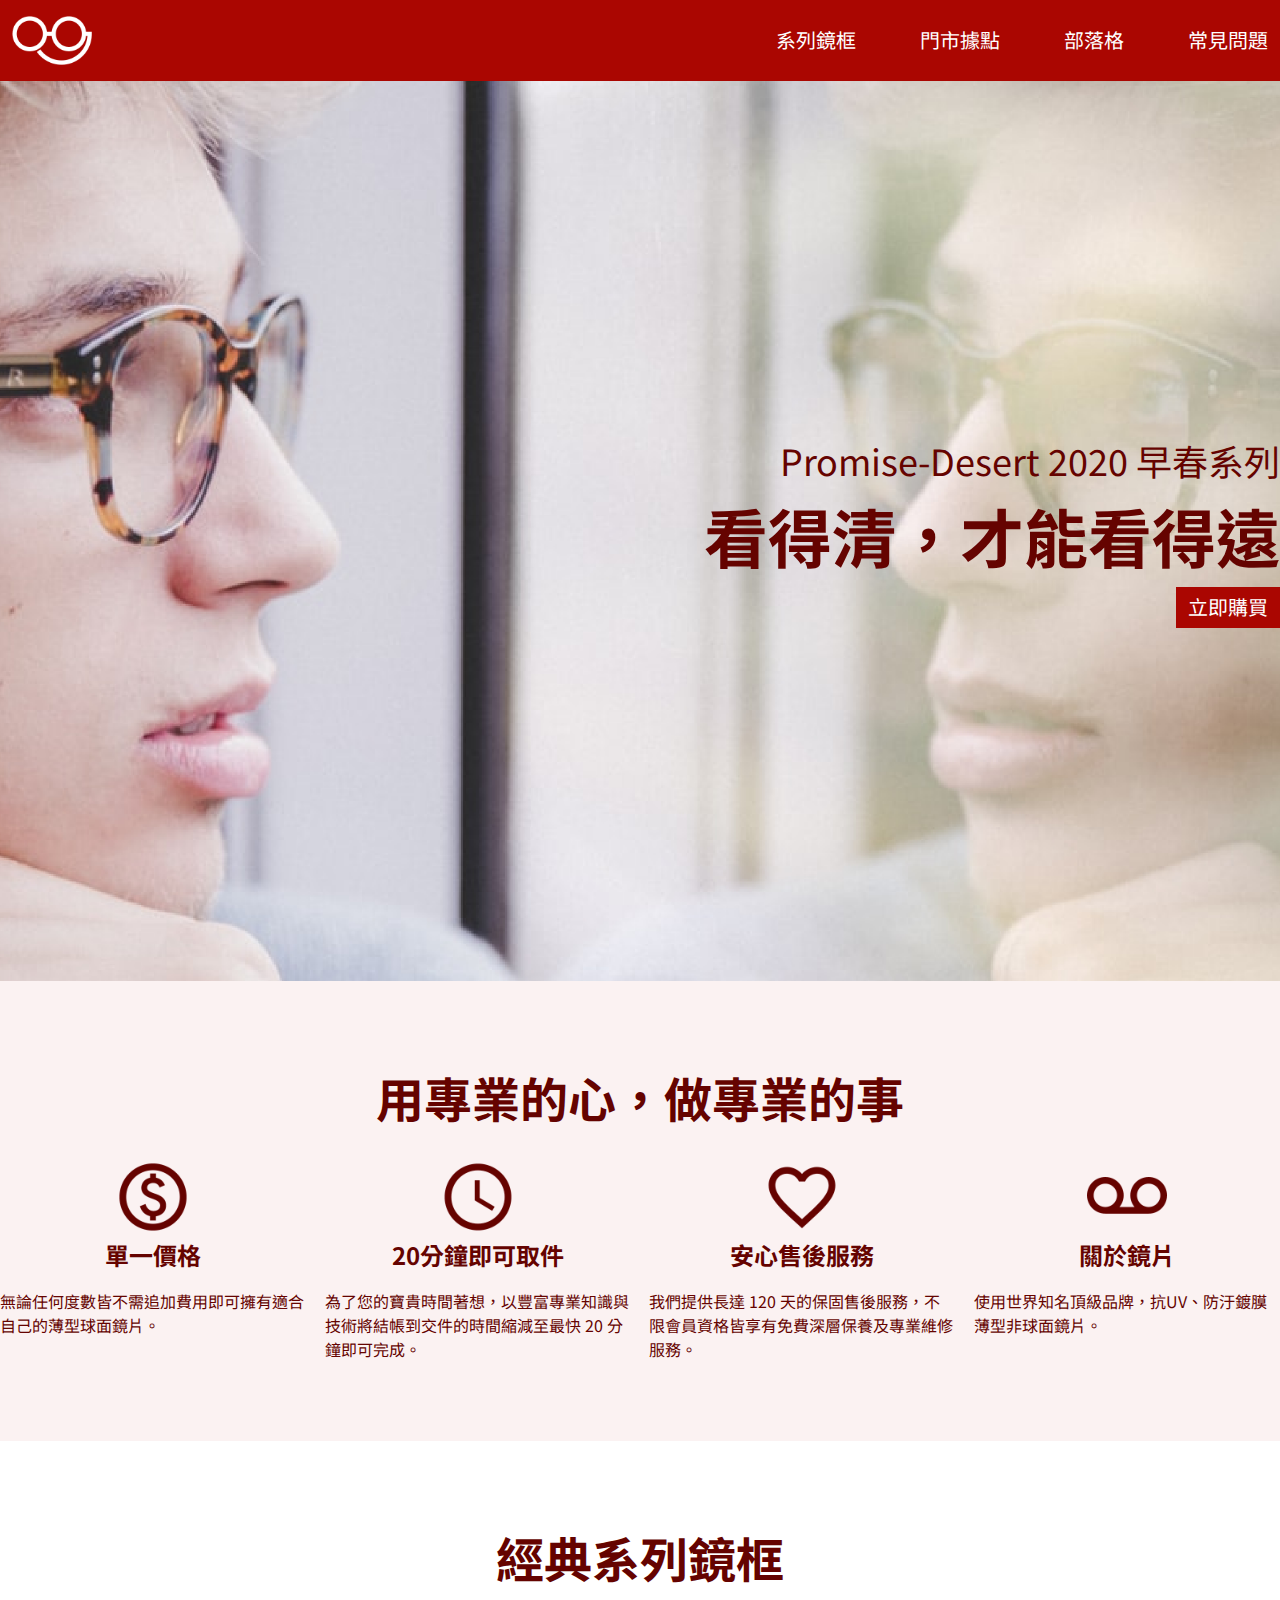
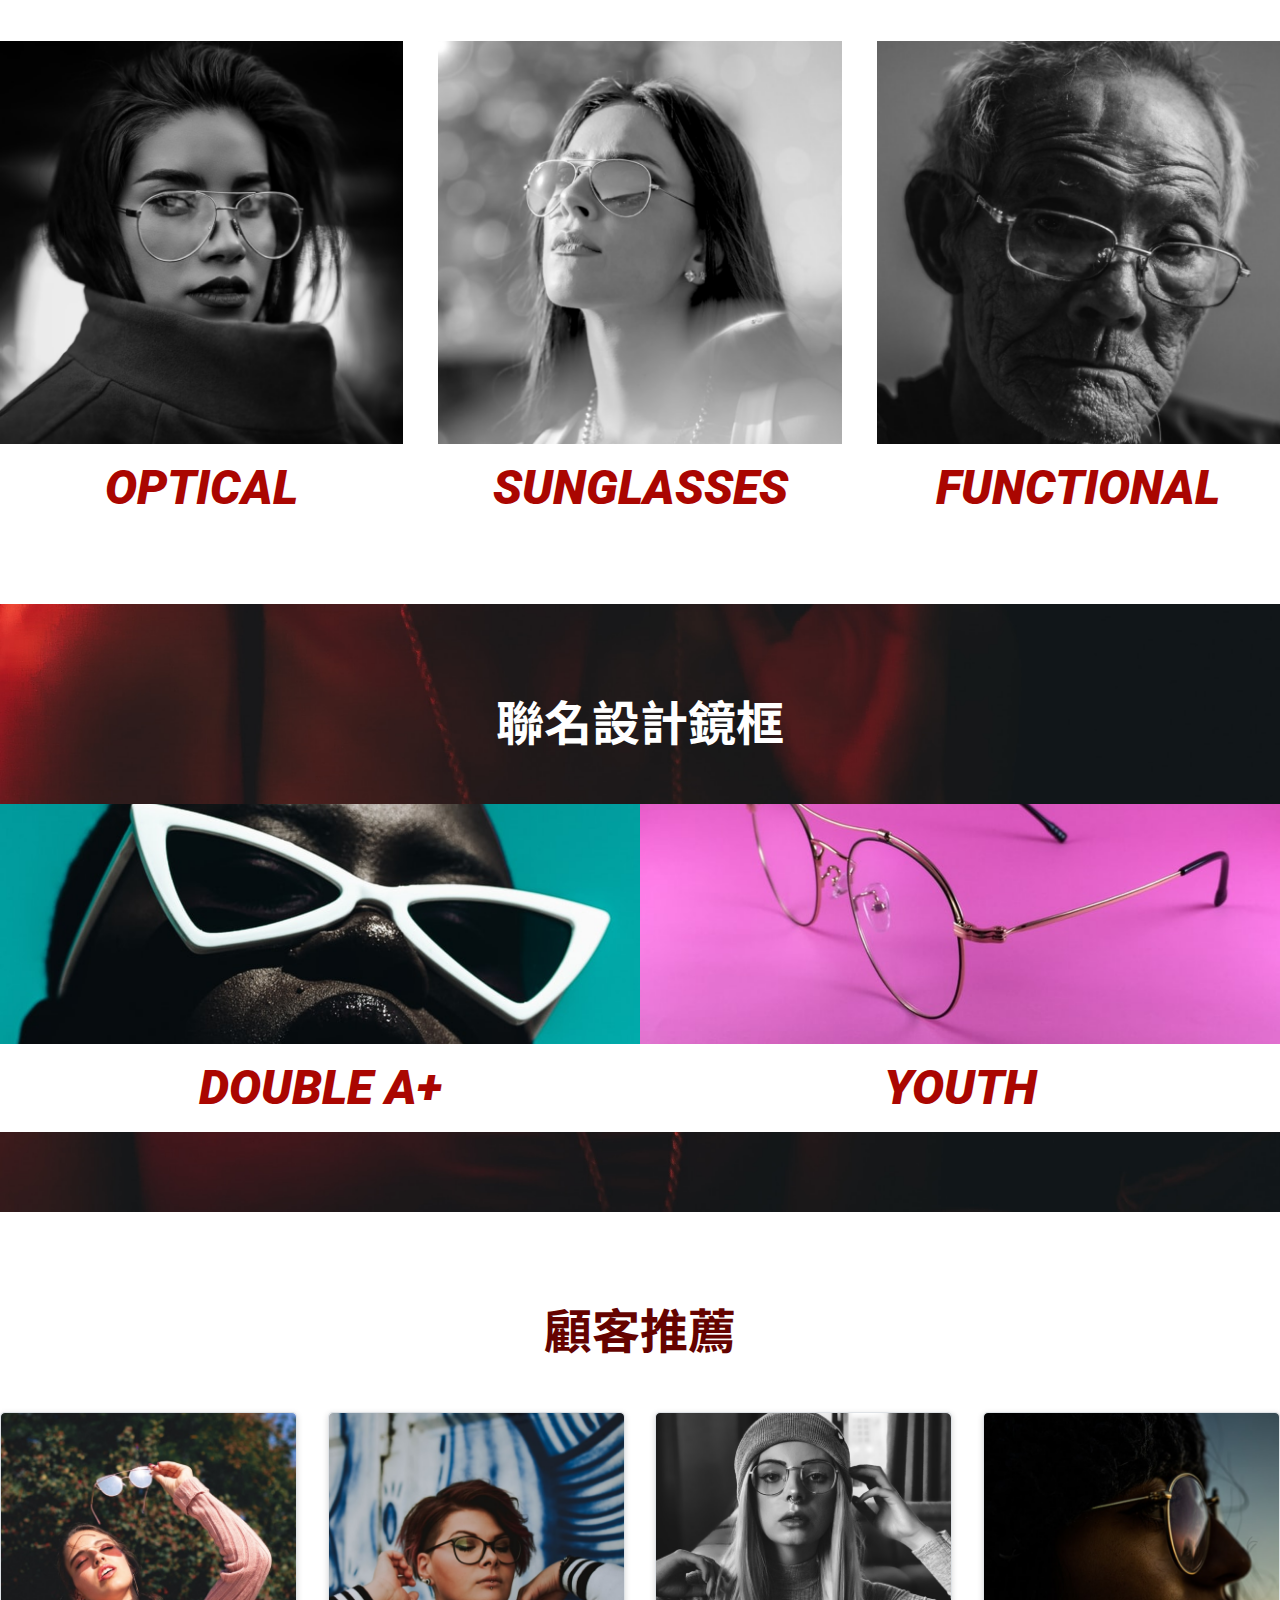
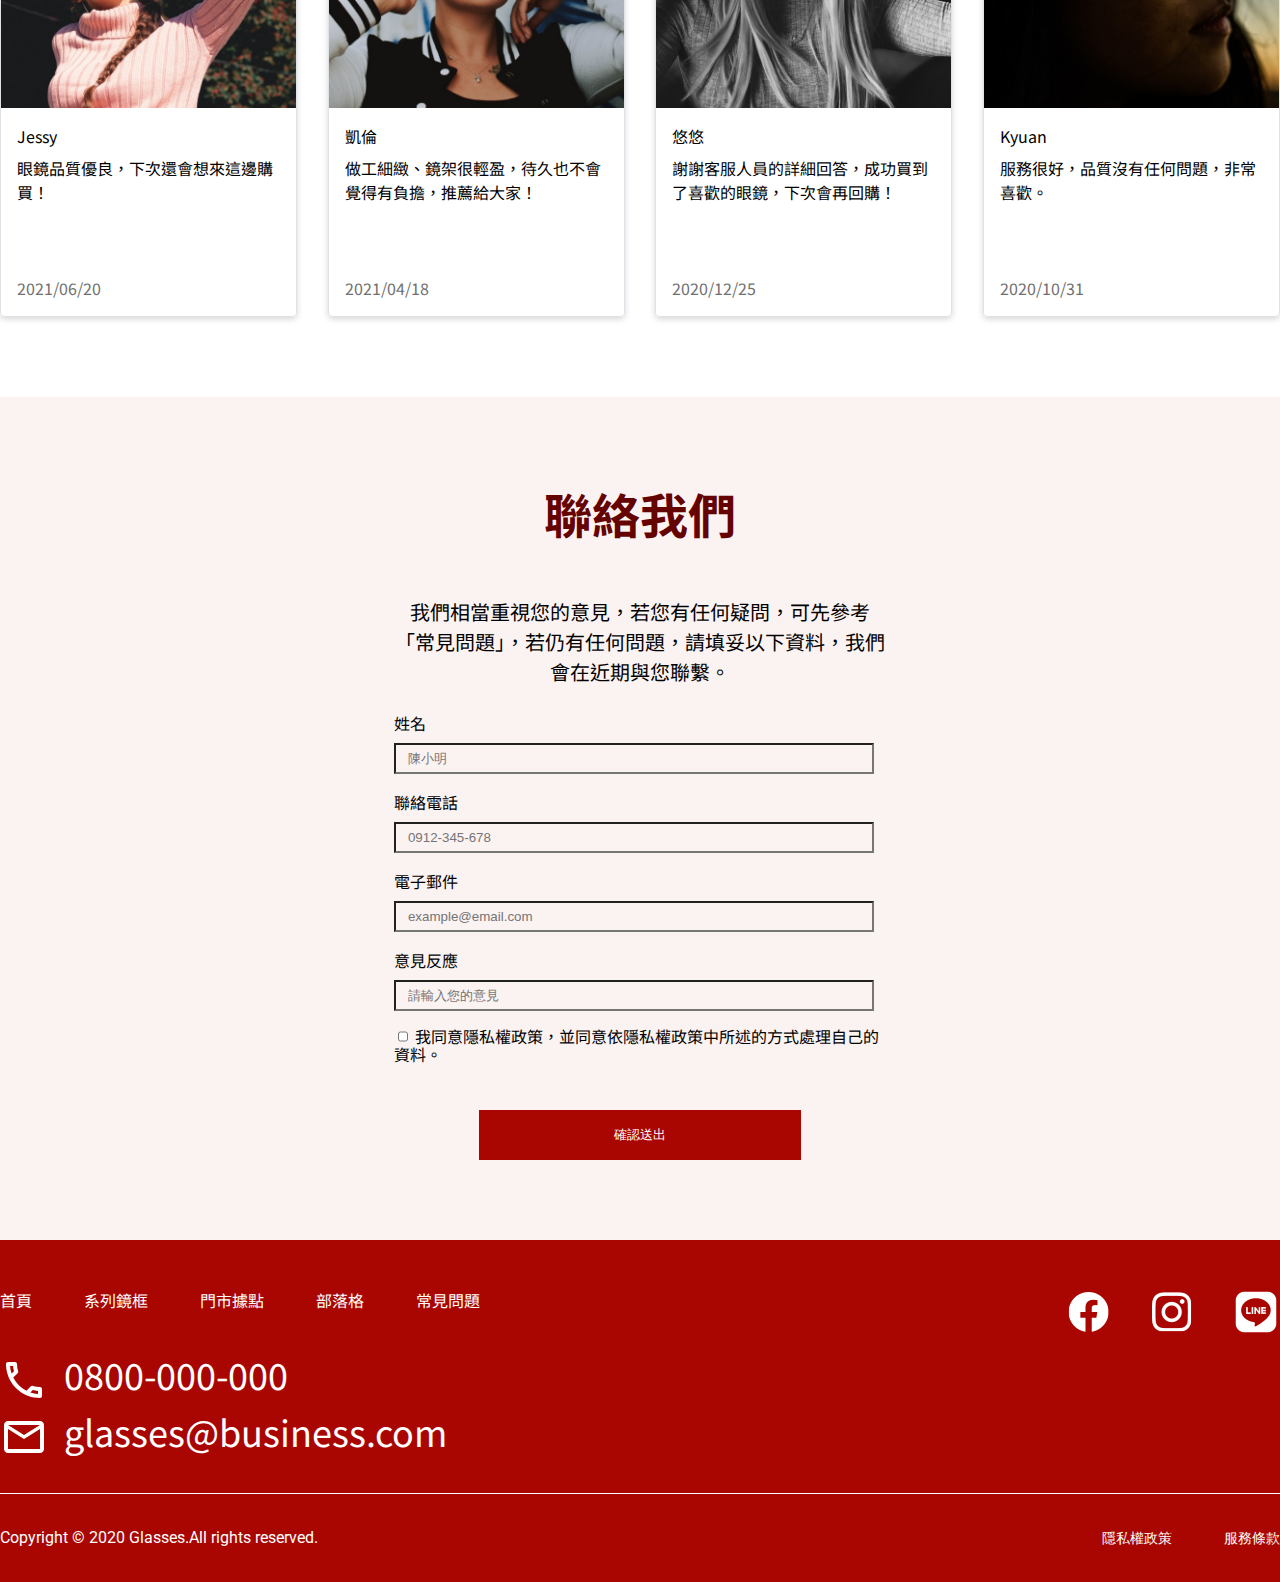
<file: index.html>
<!DOCTYPE html>
<html lang="en">

<head>
  <meta charset="UTF-8">
  <meta name="viewport" content="width=device-width, initial-scale=1.0">
  <meta http-equiv="X-UA-Compatible" content="ie=edge">
  <title>首頁</title>
  <link rel="preconnect" href="https://fonts.googleapis.com">
<link rel="preconnect" href="https://fonts.gstatic.com" crossorigin>
<link href="https://fonts.googleapis.com/css2?family=Noto+Sans+TC:wght@400;500;700&family=Roboto:wght@400;900&display=swap" rel="stylesheet">
  <link rel="stylesheet" href="./assets/style/all.css">
  
  
</head>

<body class="base">
  <header class="header text4 bgcolor">
    <div class="menu container mb-container">
   <div class="logo"><a href="./index.html"><img src="./assets/images/logo-white.png" alt="logo"></a></div>
    <ul>
    <li class="nav1"><a href="#">系列鏡框</a></li>
    <li class="nav1"><a href="./shop.html">門市據點</a></li>
    <li class="nav1"><a href="#">部落格</a></li>
    <li class="nav2"><a href="#">常見問題</a></li>
    </ul>
</div>
  </header>

  
<div class="section1">
<div class="title container mbcontainer2 secondary">
  <p>Promise-Desert 2020 早春系列</p>
  <h1 class="fwbold">看得清，才能看得遠</h1>
  <a class="btn bgcolor text4" href="http://">立即購買</a>
</div>
</div>
<div class="section2 secondary p80">
  <h2 class="text2 fwbold mb24">用專業的心，做專業的事</h2>
  <div class="service container mbcontainer2">
    <div class="item">
  <img src="./assets/images/home/home-section2-1.png" alt="">
  <h3 class="text3 fwbold mb16">單一價格</h3>
  <p class="text5">無論任何度數皆不需追加費用即可擁有適合自己的薄型球面鏡片。</p>
    </div>
    <div class="item">
  <img src="./assets/images/home/home-section2-2.png" alt="">
  <h3 class="text3 fwbold mb16">20分鐘即可取件</h3>
  <p class="text5">為了您的寶貴時間著想，以豐富專業知識與技術將結帳到交件的時間縮減至最快 20 分鐘即可完成。</p>
  </div>
  <div class="item">
  <img src="./assets/images/home/home-section2-3.png" alt="">
  <h3 class="text3 fwbold mb16">安心售後服務</h3>
  <p class="text5">我們提供長達 120 天的保固售後服務，不限會員資格皆享有免費深層保養及專業維修服務。</p>
  </div>
  <div class="item">
  <img src="./assets/images/home/home-sectioin2-4.png" alt="">
  <h3 class="text3 fwbold mb16">關於鏡片</h3>
  <p class="text5">使用世界知名頂級品牌，抗UV、防汙鍍膜薄型非球面鏡片。</p>
</div>
  </div>
</div>
<div class="section3 p80 secondary container  mbcontainer2">
  <h2 class="text2 fwbold mb48">經典系列鏡框</h2>
<div class="classic">
  <div class="item2 mt24">
    <img src="./assets/images/home/home-section3-1.png" alt="">
    <h3 class="text2 entext fsitalic">OPTICAL</h3>
  </div>
  <div class="item2 mt24">
    <img src="./assets/images/home/home-section3-2.png" alt="">
    <h3 class="text2 entext fsitalic">SUNGLASSES</h3>
  </div>
  <div class="item2 mt24">
    <img src="./assets/images/home/home-section3-3.png" alt="">
    <h3 class="text2 entext fsitalic">FUNCTIONAL</h3>
  </div>
</div>
</div>
<div class="section4 p80">
  <h2 class="text2 fwbold mb48">聯名設計鏡框</h2>
<div class="designer container  mbcontainer2">
  <div class="item3 mt24">
    <div class="pic1">DOUBLE A+</div>
    <h3 class="text2 entext fsitalic">DOUBLE A+</h3>
  </div>
  <div class="item3 mt24">
    <div class="pic2">YOUTH</div>
    <h3 class="text2 entext fsitalic">YOUTH</h3>
  </div>
</div>
  </div>
  <div class="section5 p80 secondary container  mbcontainer2">
    <h2 class="text2 fwbold mb48">顧客推薦</h2>
    <div class="command">
    <div class="item4 text5 mt24">
      <img src="./assets/images/home/home-section5-1.png" alt="">
      <div>
        <h4 >Jessy</h4>
        <p class="mb72">眼鏡品質優良，下次還會想來這邊購買！</p>
        <p class="date">2021/06/20</p>
      </div>

    </div>
    <div class="item4 text5 mt24">
      <img src="./assets/images/home/home-section5-2.png" alt="">
      <div>
        <h4 >凱倫</h4>
        <p class="mb72">做工細緻、鏡架很輕盈，待久也不會覺得有負擔，推薦給大家！</p>
        <p class="date">2021/04/18</p>
      </div>
    </div>
    <div class="item4 text5 mt24">
      <img src="./assets/images/home/home-section5-3.png" alt="">
      <div>
        <h4 >悠悠</h4>
        <p class="mb72">謝謝客服人員的詳細回答，成功買到了喜歡的眼鏡，下次會再回購！</p>
        <p class="date">2020/12/25</p>
      </div>
    </div>
    <div class="item4 text5 mt24">
      <img src="./assets/images/home/home-section5-4.png" alt="">
      <div>
        <h4 >Kyuan</h4>
        <p class="mb72">服務很好，品質沒有任何問題，非常喜歡。</p>
        <p class="date">2020/10/31</p>
      </div>
    </div>
    </div>
  </div>
  <div class="section6 p80">
    <h2 class="text2 fwbold mb48 secondary">聯絡我們</h2>
    <div class="form container  mbcontainer2">
      <p class="text4">我們相當重視您的意見，若您有任何疑問，可先參考「常見問題」，若仍有任何問題，請填妥以下資料，我們會在近期與您聯繫。</p>
      <form action="index.html" method="get">
        <ul>
          <li>
            <h4 class="text5">姓名</h4>
            <input placeholder="陳小明" type="text">
          </li>
          <li>       
             <h4 class="text5">聯絡電話</h4>
            <input placeholder="0912-345-678" type="text">
          </li>
        <li>
          <h4 class="text5">電子郵件</h4>
          <input placeholder="example@email.com" type="text">
        </li>
        <li>
          <h4 class="text5">意見反應</h4>
          <input placeholder="請輸入您的意見" type="text">
        </li>
        <li>
          <input type="checkbox" name="my-checkbox" id="opt-in">
          <label for="opt-in">我同意隱私權政策，並同意依隱私權政策中所述的方式處理自己的資料。</label>
        </li>
      </ul>
      </form>

      <input type="button" value="確認送出" class="button">
    </div>

  </div>

  <footer class="footer bgcolor">
  <div class="info  container mbcontainer2 ">
    <div class="sidel">
      <div class="footermenu text5">
        <ul >
        <li class="mr48"><a href="http://">首頁</a></li>
        <li class="mr48"><a href="http://">系列鏡框</a></li>
        <li class="mr48"><a href="http://">門市據點</a></li>
        <li class="mr48"><a href="http://">部落格</a></li>
        <li><a href="http://">常見問題</a></li>
      </ul>
      </div>
      <div class="contact"><ul>
        <li><img src="./assets/images/phone_white_24dp.svg" alt="phone"><a href="tel:+0800000000">0800-000-000</a></li>
        <li><img src="./assets/images/email_white_24dp.svg" alt="mail"><a href="mailto:glasses@business.com">glasses@business.com</a></li>
      </ul></div>
      
    </div>
    <div class="sider">
      <ul>
        <li class="mr32"><a href="http://"><img src="./assets/images/ic-social-fb.png" alt="facebook"></a></li>
        <li class="mr32"><a href="http://"><img src="./assets/images/ic_social_ig.png" alt="instagram"></a></li>
        <li ><a href="http://"><img src="./assets/images/ic_social_line.png" alt="line"></a></li>
      </ul>
    </div>
  </div>
  <div class="btbar container mbcontainer2">
    <p class="text5">Copyright © 2020 Glasses.All rights reserved.</p>
    <ul>
    <li></li>
    <li class="mr48"><a href="http://">隱私權政策</a></li>
    <li><a href="http://">服務條款</a></li>
  </ul>
  </div>
  </footer>
  <script src="./assets/js/vendors.js"></script>
  <script src="./assets/js/all.js"></script>
</body>

</html>
</file>
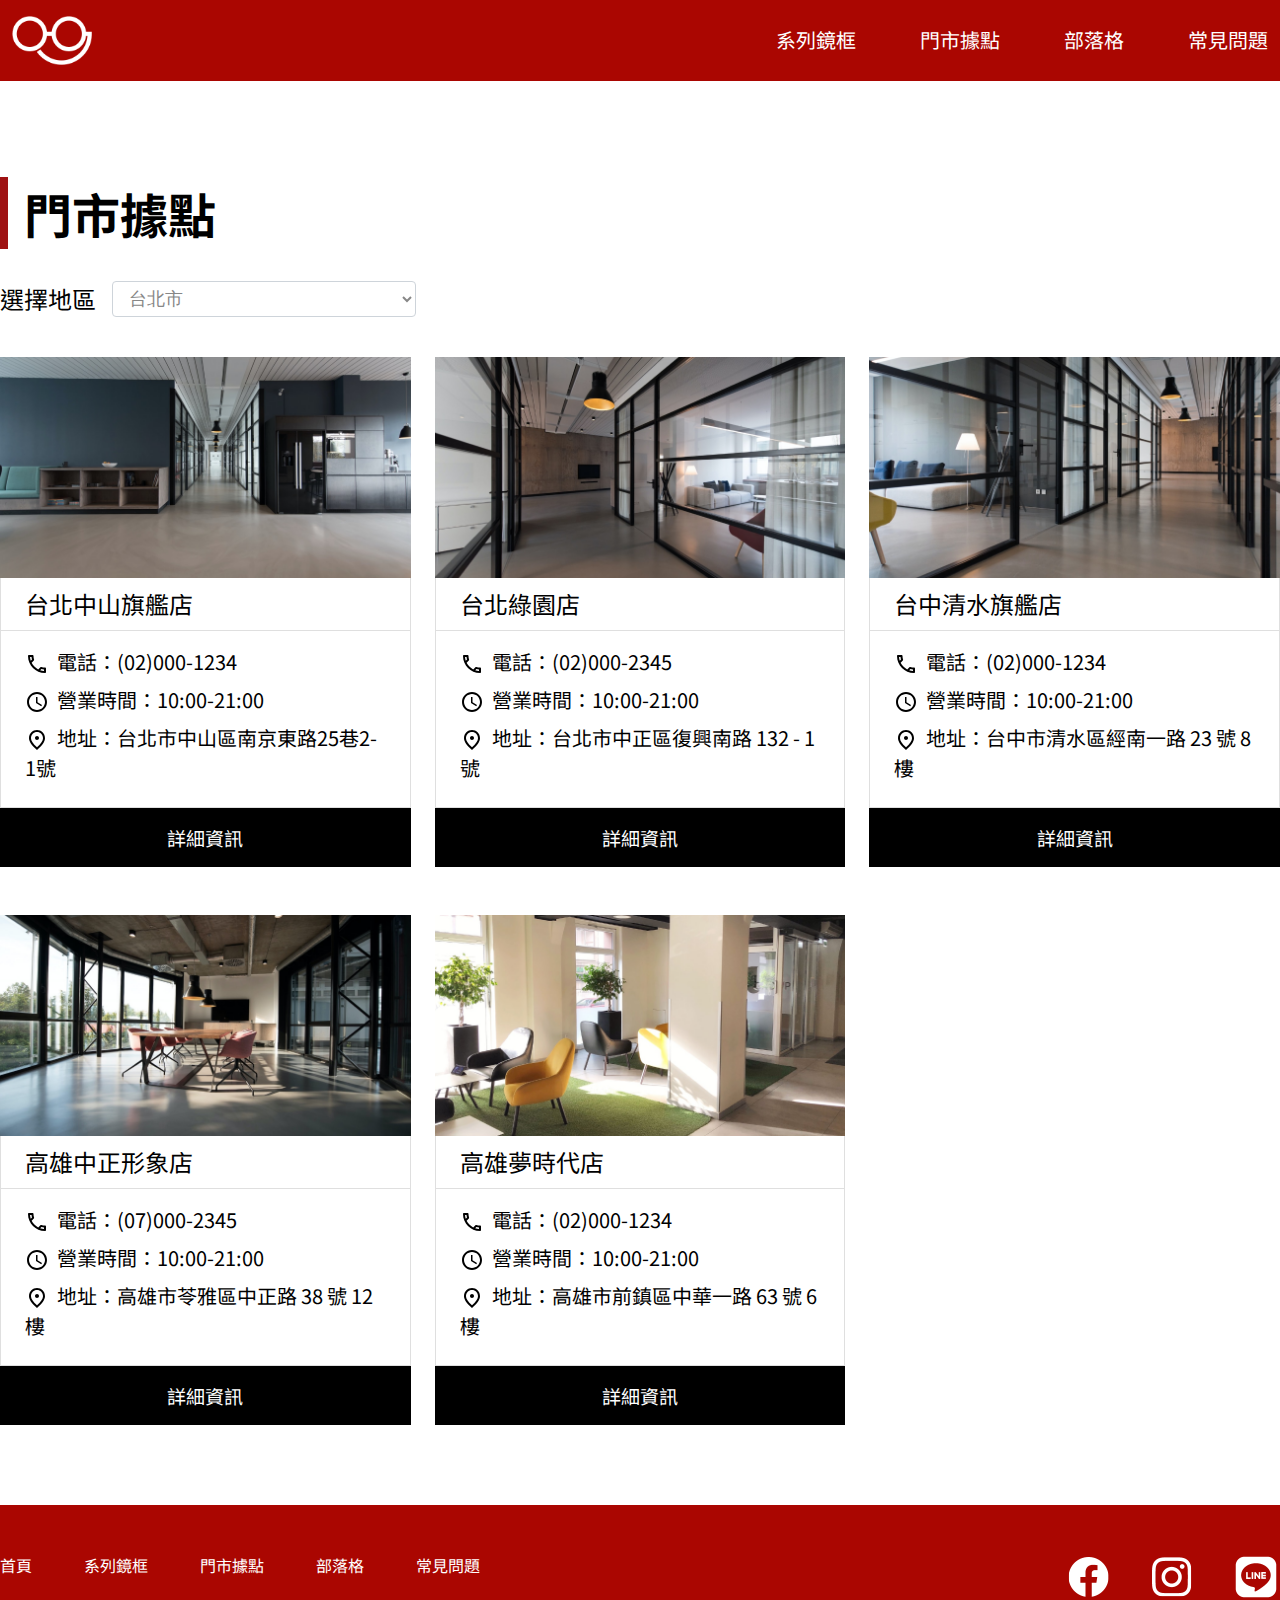
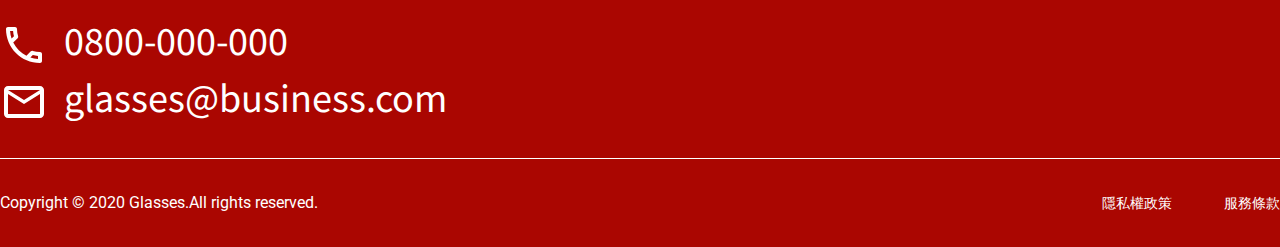
<file: shop.html>
<!DOCTYPE html>
<html lang="en">

<head>
  <meta charset="UTF-8">
  <meta name="viewport" content="width=device-width, initial-scale=1.0">
  <meta http-equiv="X-UA-Compatible" content="ie=edge">
  <title>門市據點</title>
  <link rel="preconnect" href="https://fonts.googleapis.com">
<link rel="preconnect" href="https://fonts.gstatic.com" crossorigin>
<link href="https://fonts.googleapis.com/css2?family=Noto+Sans+TC:wght@400;500;700&family=Roboto:wght@400;900&display=swap" rel="stylesheet">
  <link rel="stylesheet" href="./assets/style/all.css">
  
  
</head>

<body class="base">
  <header class="header text4 bgcolor">
    <div class="menu container mb-container">
   <div class="logo"><a href="./index.html"><img src="./assets/images/logo-white.png" alt="logo"></a></div>
    <ul>
    <li class="nav1"><a href="#">系列鏡框</a></li>
    <li class="nav1"><a href="./shop.html">門市據點</a></li>
    <li class="nav1"><a href="#">部落格</a></li>
    <li class="nav2"><a href="#">常見問題</a></li>
    </ul>
</div>
  </header>

  <div class="store  container mbcontainer2">
    <h1 class="text2 fwbold">門市據點</h1>
    <div class="dropmenu">
     <p class="text3">選擇地區  </p>  
        <select id="city" name="city" >
          <option value="city">台北市</option>
          <option value="city">台北市</option>
          <option value="city">台北市</option>
        </select>
     </div>

    <div class="spotlist mb80">
        <div class="card">
            <img src="./assets/images/store/store-1.png" alt="">
            <h2 class="text3">台北中山旗艦店</h2>
                <ul class="text4">
                    <li ><img src="./assets/images/store/phone_black_24dp.svg" alt="營業時間">電話：(02)000-1234</li>
                    <li ><img src="./assets/images/store/schedule_black_24dp.svg" alt="營業時間">營業時間：10:00-21:00</li>
                    <li ><img src="./assets/images/store/place_black_24dp.svg" alt="地址"><p>地址：台北市中山區南京東路25巷2-1號</p></li>
                </ul>
                <div class="detail"><a href="#">詳細資訊</a></div>
        </div>
        <div class="card">
            <img src="./assets/images/store/store-2.png" alt="">
            <h2 class="text3">台北綠園店</h2>
                <ul class="text4">
                    <li ><img src="./assets/images/store/phone_black_24dp.svg" alt="營業時間">電話：(02)000-2345</li>
                    <li ><img src="./assets/images/store/schedule_black_24dp.svg" alt="營業時間">營業時間：10:00-21:00</li>
                    <li ><img src="./assets/images/store/place_black_24dp.svg" alt="地址"><p>地址：台北市中正區復興南路 132 - 1 號</p></li>
                </ul>
            <div class="detail"><a href="#">詳細資訊</a></div>
        </div>
        <div class="card">
            <img src="./assets/images/store/store-3.png" alt="">
            <h2 class="text3">台中清水旗艦店</h2>
                <ul class="text4">
                    <li ><img src="./assets/images/store/phone_black_24dp.svg" alt="營業時間">電話：(02)000-1234</li>
                    <li ><img src="./assets/images/store/schedule_black_24dp.svg" alt="營業時間">營業時間：10:00-21:00</li>
                    <li ><img src="./assets/images/store/place_black_24dp.svg" alt="地址"><p>地址：台中市清水區經南一路 23 號 8 樓</li>
                </ul>
            <div class="detail"><a href="#">詳細資訊</a></div>
        </div>
        <div class="card">
            <img src="./assets/images/store/store-4.png" alt="">
            <h2 class="text3">高雄中正形象店</h2>
                <ul class="text4">
                    <li ><img src="./assets/images/store/phone_black_24dp.svg" alt="營業時間">電話：(07)000-2345</li>
                    <li ><img src="./assets/images/store/schedule_black_24dp.svg" alt="營業時間">營業時間：10:00-21:00</li>
                    <li ><img src="./assets/images/store/place_black_24dp.svg" alt="地址"><p>地址：高雄市苓雅區中正路 38 號 12 樓</p></li>
                </ul>
            <div class="detail"><a href="#">詳細資訊</a></div>
        </div>
        <div class="card">
            <img src="./assets/images/store/store-5.png" alt="">
            <h2 class="text3">高雄夢時代店</h2>
                <ul class="text4">
                    <li ><img src="./assets/images/store/phone_black_24dp.svg" alt="營業時間">電話：(02)000-1234</li>
                    <li ><img src="./assets/images/store/schedule_black_24dp.svg" alt="營業時間">營業時間：10:00-21:00</li>
                    <li ><img src="./assets/images/store/place_black_24dp.svg" alt="地址"><p>地址：高雄市前鎮區中華一路 63 號 6 樓</p></li>
                </ul>
            <div class="detail"><a href="#">詳細資訊</a></div>
        </div>
    </div>
</div>

  <footer class="footer bgcolor">
  <div class="info  container mbcontainer2 ">
    <div class="sidel">
      <div class="footermenu text5">
        <ul >
        <li class="mr48"><a href="http://">首頁</a></li>
        <li class="mr48"><a href="http://">系列鏡框</a></li>
        <li class="mr48"><a href="http://">門市據點</a></li>
        <li class="mr48"><a href="http://">部落格</a></li>
        <li><a href="http://">常見問題</a></li>
      </ul>
      </div>
      <div class="contact"><ul>
        <li><img src="./assets/images/phone_white_24dp.svg" alt="phone"><a href="tel:+0800000000">0800-000-000</a></li>
        <li><img src="./assets/images/email_white_24dp.svg" alt="mail"><a href="mailto:glasses@business.com">glasses@business.com</a></li>
      </ul></div>
      
    </div>
    <div class="sider">
      <ul>
        <li class="mr32"><a href="http://"><img src="./assets/images/ic-social-fb.png" alt="facebook"></a></li>
        <li class="mr32"><a href="http://"><img src="./assets/images/ic_social_ig.png" alt="instagram"></a></li>
        <li ><a href="http://"><img src="./assets/images/ic_social_line.png" alt="line"></a></li>
      </ul>
    </div>
  </div>
  <div class="btbar container mbcontainer2">
    <p class="text5">Copyright © 2020 Glasses.All rights reserved.</p>
    <ul>
    <li></li>
    <li class="mr48"><a href="http://">隱私權政策</a></li>
    <li><a href="http://">服務條款</a></li>
  </ul>
  </div>
  </footer>
  <script src="./assets/js/vendors.js"></script>
  <script src="./assets/js/all.js"></script>
</body>

</html>
</file>
<file: assets/style/all.css>
/* http://meyerweb.com/eric/tools/css/reset/ 
   v2.0 | 20110126
   License: none (public domain)
*/
html, body, div, span, applet, object, iframe,
h1, h2, h3, h4, h5, h6, p, blockquote, pre,
a, abbr, acronym, address, big, cite, code,
del, dfn, em, img, ins, kbd, q, s, samp,
small, strike, strong, sub, sup, tt, var,
b, u, i, center,
dl, dt, dd, ol, ul, li,
fieldset, form, label, legend,
table, caption, tbody, tfoot, thead, tr, th, td,
article, aside, canvas, details, embed,
figure, figcaption, footer, header, hgroup,
menu, nav, output, ruby, section, summary,
time, mark, audio, video {
  margin: 0;
  padding: 0;
  border: 0;
  font-size: 100%;
  font: inherit;
  vertical-align: baseline; }

/* HTML5 display-role reset for older browsers */
article, aside, details, figcaption, figure,
footer, header, hgroup, menu, nav, section {
  display: block; }

body {
  line-height: 1; }

ol, ul {
  list-style: none; }

blockquote, q {
  quotes: none; }

blockquote:before, blockquote:after,
q:before, q:after {
  content: '';
  content: none; }

table {
  border-collapse: collapse;
  border-spacing: 0; }

.container {
  max-width: 1320px;
  margin: 0 auto; }

*, *::after, *::before {
  -webkit-box-sizing: border-box;
          box-sizing: border-box; }

.mr48 {
  margin-right: 48px; }

.mr32 {
  margin-right: 32px; }

.mt80 {
  margin-top: 80px; }

.mb72 {
  margin-bottom: 72px; }

.mb80 {
  margin-bottom: 80px; }

.mb48 {
  margin-bottom: 48px; }

.mb24 {
  margin-bottom: 24px; }

.mb16 {
  margin-bottom: 16px; }

.p80 {
  padding: 80px 0; }

.p16 {
  padding: 16px; }

.base {
  font-family: 'Noto Sans TC', sans-serif;
  -webkit-box-sizing: border-box;
          box-sizing: border-box; }

.bgcolor {
  background-color: #AA0601; }

.primary {
  color: #AA0601; }

.secondary {
  color: #650300; }

.fwbold {
  font-weight: bold; }

.fsitalic {
  font-style: italic; }

img {
  display: block; }

a {
  text-decoration: none;
  color: white; }

.entext {
  font-family: 'Roboto', sans-serif;
  font-weight: 900; }

.text2 {
  font-size: 48px;
  line-height: 72px; }

.text3 {
  font-size: 24px;
  line-height: 36px; }

.text4 {
  font-size: 20px;
  line-height: 30px; }

.text5 {
  font-size: 16px;
  line-height: 24px; }

.header {
  display: block; }

.logo {
  padding: 16px 0; }
  .logo img {
    max-width: 80px; }
  .logo a:hover {
    position: relative;
    top: 1px; }

.menu {
  display: -webkit-box;
  display: -ms-flexbox;
  display: flex;
  -webkit-box-pack: justify;
      -ms-flex-pack: justify;
          justify-content: space-between;
  -webkit-box-align: start;
      -ms-flex-align: start;
          align-items: flex-start;
  padding: 0 12px; }

.menu ul {
  display: -webkit-box;
  display: -ms-flexbox;
  display: flex;
  padding: 25px 0; }
  .menu ul .nav1 a {
    color: white;
    padding: 32px; }
  .menu ul .nav2 a {
    color: white;
    padding: 0 0 0 32px; }
  .menu ul a:hover {
    color: yellow; }

@media (max-width: 992px) {
  .mb-container {
    max-width: 992px;
    margin: 0 auto;
    padding: 0px 36px; } }

@media (max-width: 767px) {
  .header {
    display: block; }
  .mb-container {
    max-width: 767px;
    margin: 0 auto;
    padding: 0px 0px; }
  .logo {
    max-width: 20%;
    margin: auto; }
  .menu {
    margin: auto;
    -webkit-box-orient: vertical;
    -webkit-box-direction: normal;
        -ms-flex-direction: column;
            flex-direction: column;
    -webkit-box-align: center;
        -ms-flex-align: center;
            align-items: center; }
  .menu ul {
    display: -webkit-box;
    display: -ms-flexbox;
    display: flex;
    width: 100%;
    text-align: center;
    -ms-flex-wrap: wrap;
        flex-wrap: wrap;
    padding: 0px 0px; }
  .menu li {
    width: 49.4%;
    padding: 12px 0px;
    border: 1px solid white; }
  .nav1 a {
    color: white;
    padding: 0px; }
  .nav2 a {
    padding: 0px; }
  .text4 {
    font-size: 16px;
    line-height: 24px; } }

.footer {
  display: block;
  padding: 48px 0px 32px; }
  .footer a {
    color: white; }
  .footer a:hover {
    color: yellow; }

.info {
  display: -webkit-box;
  display: -ms-flexbox;
  display: flex;
  -webkit-box-pack: justify;
      -ms-flex-pack: justify;
          justify-content: space-between; }

.footermenu li {
  display: inline-block; }

.contact img {
  display: inline;
  width: 48px;
  vertical-align: middle;
  margin-right: 16px; }

.contact {
  font-size: 36px;
  line-height: 54px;
  margin: 35px 0 32px; }

.sider li {
  display: inline-block;
  vertical-align: middle; }

.sider img {
  width: 48px; }

.btbar {
  border-top: 1px solid #FFFFFF;
  display: -webkit-box;
  display: -ms-flexbox;
  display: flex;
  -webkit-box-pack: justify;
      -ms-flex-pack: justify;
          justify-content: space-between;
  color: white;
  padding-top: 32px; }

.btbar li {
  display: inline-block;
  font-family: 'Roboto', sans-serif;
  font-size: 14px;
  line-height: 24px; }

.btbar p {
  font-family: 'Roboto', sans-serif; }

@media (max-width: 992px) {
  .footer {
    display: block;
    padding: 56px 0px 40px; }
  .mbcontainer2 {
    max-width: 992px;
    margin: 0 36px; }
  .contact {
    font-size: 36px;
    line-height: 54px;
    margin: 32px 0 18px; }
  .sider img {
    max-width: 40px; }
  .contact li {
    padding-bottom: 14px; }
  .mr32 {
    margin-right: 16px; }
  .btbar {
    border-top: 1px solid #FFFFFF;
    display: -webkit-box;
    display: -ms-flexbox;
    display: flex;
    -webkit-box-pack: justify;
        -ms-flex-pack: justify;
            justify-content: space-between;
    color: white;
    padding-top: 32px; } }

@media (max-width: 767px) {
  .footer {
    display: block;
    padding: 24px 0px 16px; }
  .mbcontainer2 {
    max-width: 767px;
    margin: 0 13px; }
  .footermenu {
    display: none; }
  .contact {
    font-size: 16px;
    line-height: 24px;
    margin: 0px 0 24px; }
  .sider img {
    max-width: 24px; }
  .contact img {
    max-width: 24px; }
  .mr32 {
    margin-right: 8px; }
  .btbar {
    border-top: 1px solid #FFFFFF;
    display: -webkit-box;
    display: -ms-flexbox;
    display: flex;
    -webkit-box-orient: vertical;
    -webkit-box-direction: normal;
        -ms-flex-direction: column;
            flex-direction: column;
    color: white;
    padding-top: 16px; }
  .btbar li {
    display: block;
    font-family: 'Roboto', sans-serif;
    font-size: 16px;
    line-height: 24px;
    margin-bottom: 8px; }
  .btbar p {
    margin-bottom: 8px; } }

.box {
  width: 100px;
  height: 100px;
  background-color: #AA0601;
  display: -webkit-box;
  display: -ms-flexbox;
  display: flex;
  -webkit-transition: all 0.5s;
  -o-transition: all 0.5s;
  transition: all 0.5s; }
  .box:hover {
    width: 200px;
    background-color: #AA0601; }

h1 {
  font-size: 64px;
  line-height: 96px;
  margin-bottom: 4px; }

.section1 {
  height: calc(100vh);
  background: url(../images/home/home-header.png) center;
  background-size: cover; }

.title {
  display: -webkit-box;
  display: -ms-flexbox;
  display: flex;
  -webkit-box-orient: vertical;
  -webkit-box-direction: normal;
      -ms-flex-direction: column;
          flex-direction: column;
  -webkit-box-align: end;
      -ms-flex-align: end;
          align-items: flex-end;
  -webkit-box-pack: center;
      -ms-flex-pack: center;
          justify-content: center;
  height: 100%;
  font-size: 36px;
  line-height: 54px; }
  .title a {
    padding: 5px 12px 6px; }
  .title a:hover {
    background-color: #650300; }

.btn {
  text-align: center; }

.section2 {
  text-align: center;
  background-color: #FBF2F2; }

.service {
  display: -webkit-box;
  display: -ms-flexbox;
  display: flex;
  -webkit-box-pack: justify;
      -ms-flex-pack: justify;
          justify-content: space-between; }

.item {
  max-width: 306px; }
  .item p {
    text-align: left; }
  .item img {
    margin: auto;
    max-width: 80px; }

.section3 {
  text-align: center; }
  .section3 .classic {
    display: -webkit-box;
    display: -ms-flexbox;
    display: flex;
    -webkit-box-pack: justify;
        -ms-flex-pack: justify;
            justify-content: space-between; }
    .section3 .classic .item2 {
      max-width: 31.5%;
      text-align: center;
      color: #AA0601; }
      .section3 .classic .item2 img {
        margin: auto;
        max-width: 100%;
        margin-bottom: 8px; }

.section4 {
  background: url(../images/home/index-bg.png) center;
  background-size: cover;
  color: white;
  text-align: center; }
  .section4 .designer {
    display: -webkit-box;
    display: -ms-flexbox;
    display: flex; }
    .section4 .designer .item3 {
      max-width: 50%; }
      .section4 .designer .item3 .pic1 {
        width: 648px;
        height: 240px;
        background: url(../images/home/home-section4-1.png);
        background-size: 648px;
        text-indent: 101%;
        overflow: hidden;
        white-space: nowrap; }
      .section4 .designer .item3 .pic2 {
        width: 648px;
        height: 240px;
        background: url(../images/home/home-section4-2.png);
        background-size: 648px;
        text-indent: 101%;
        overflow: hidden;
        white-space: nowrap; }
      .section4 .designer .item3 h3 {
        padding: 8px 0px;
        color: #AA0601;
        background-color: white; }

.section5 {
  text-align: center; }
  .section5 .command {
    display: -webkit-box;
    display: -ms-flexbox;
    display: flex;
    -webkit-box-pack: justify;
        -ms-flex-pack: justify;
            justify-content: space-between; }
  .section5 .item4 {
    color: #000000;
    text-align: left;
    max-width: 23.2%;
    -webkit-box-shadow: 0px 2px 6px #00000029;
            box-shadow: 0px 2px 6px #00000029;
    border: 1px solid #DEE2E6;
    border-radius: 4px;
    opacity: 1; }
    .section5 .item4 img {
      max-width: 100%; }
    .section5 .item4 div {
      padding: 16px; }
    .section5 .item4 h4 {
      margin-bottom: 8px; }
    .section5 .item4 .date {
      color: #707070; }

.section6 {
  text-align: center;
  display: block;
  background-color: #FBF2F2; }

.form {
  max-width: 38.45%;
  text-align: center; }
  .form p {
    margin-bottom: 24px; }
  .form ul li {
    text-align: left; }
  .form ul h4 {
    margin-bottom: 8px; }
  .form ul input {
    display: block;
    width: 100%;
    background-color: #FBF2F2; }
  .form input[type=text] {
    width: 97.5%;
    padding: 6px 0px 6px 12px;
    margin-bottom: 16px; }
  .form input[type=button] {
    width: 65.5%;
    padding: 16px 0px;
    background-color: #AA0601;
    border: none;
    color: white;
    margin-top: 48px; }
  .form input[type=checkbox] {
    width: 2%;
    display: inline-block; }

@media (max-width: 992px) {
  .section1 {
    height: calc(70vh);
    background: url(../images/home/home-header-sm.png) center;
    background-size: cover; }
  img .service {
    display: -webkit-box;
    display: -ms-flexbox;
    display: flex;
    -ms-flex-wrap: wrap;
        flex-wrap: wrap; }
  .item {
    max-width: 48%; }
  .mt48 {
    margin-top: 48px; } }

@media (max-width: 767px) {
  h1 {
    font-size: 24px;
    line-height: 36px;
    margin-bottom: 8px; }
  .section1 {
    height: calc(50vh);
    background: url(../images/home/home-header-sm.png) center;
    background-size: cover; }
    .section1 .title {
      font-size: 16px;
      line-height: 24px; }
  .service {
    display: -webkit-box;
    display: -ms-flexbox;
    display: flex;
    -webkit-box-orient: vertical;
    -webkit-box-direction: normal;
        -ms-flex-direction: column;
            flex-direction: column;
    -ms-flex-wrap: wrap;
        flex-wrap: wrap; }
    .service .item {
      max-width: 100%; }
  .mt24 {
    margin-top: 24px; }
  .text2 {
    font-size: 24px;
    line-height: 36px; }
  .p80 {
    padding: 40px 0px; }
  .section3 {
    text-align: center; }
    .section3 h2 {
      margin-bottom: 0px; }
    .section3 .classic {
      display: -webkit-box;
      display: -ms-flexbox;
      display: flex;
      -webkit-box-orient: vertical;
      -webkit-box-direction: normal;
          -ms-flex-direction: column;
              flex-direction: column; }
      .section3 .classic .item2 {
        max-width: 100%; }
        .section3 .classic .item2 h3 {
          font-size: 48px;
          line-height: 48px; }
  .section4 {
    background: url(../images/home/index-bg-sm.png) center;
    background-size: cover;
    text-align: center; }
    .section4 h2 {
      margin-bottom: 0px; }
    .section4 .designer {
      display: -webkit-box;
      display: -ms-flexbox;
      display: flex;
      -webkit-box-orient: vertical;
      -webkit-box-direction: normal;
          -ms-flex-direction: column;
              flex-direction: column; }
      .section4 .designer .item3 {
        max-width: 100%; }
        .section4 .designer .item3 img {
          max-width: 100%; }
        .section4 .designer .item3 h3 {
          font-size: 48px;
          line-height: 48px; }
        .section4 .designer .item3 .pic1 {
          max-width: 100%;
          height: calc(29vh);
          background: url(../images/home/home-section4-1-sm.png);
          background-size: 100%; }
        .section4 .designer .item3 .pic2 {
          width: 100%;
          height: calc(29vh);
          background: url(../images/home/home-section4-2-sm.png);
          background-size: 100%; }
  .section5 {
    text-align: center; }
    .section5 h2 {
      margin-bottom: 0; }
    .section5 .command {
      display: -webkit-box;
      display: -ms-flexbox;
      display: flex;
      -webkit-box-orient: vertical;
      -webkit-box-direction: normal;
          -ms-flex-direction: column;
              flex-direction: column; }
    .section5 .item4 {
      max-width: 100%; }
  .section5 {
    text-align: center; }
    .section5 .command {
      display: -webkit-box;
      display: -ms-flexbox;
      display: flex;
      -webkit-box-orient: vertical;
      -webkit-box-direction: normal;
          -ms-flex-direction: column;
              flex-direction: column; }
    .section5 .item4 {
      max-width: 100%; }
  .section6 h2 {
    margin-bottom: 24px; }
  .form {
    max-width: 100%;
    text-align: left; }
    .form form input {
      width: 100%; }
    .form input[type=text] {
      width: 95%; }
    .form input[type=button] {
      width: 100%;
      margin-top: 24px; }
    .form input[type=checkbox] {
      width: 5%;
      display: inline-block; }
    .form label {
      text-indent: 2em; } }

.store h1 {
  margin: 96px 0px 32px;
  border-left: 8px solid #9F1213;
  padding-left: 16px; }

.dropmenu {
  display: -webkit-box;
  display: -ms-flexbox;
  display: flex;
  margin-bottom: 40px; }
  .dropmenu p {
    padding-right: 16px;
    vertical-align: middle; }
  .dropmenu select {
    width: 304px;
    padding: 6px 12px;
    border: 1px #CED4DA solid;
    border-radius: 4px;
    background-color: #FFFFFF;
    color: #878787;
    font-size: 18px;
    line-height: 26px; }

.spotlist {
  display: -webkit-box;
  display: -ms-flexbox;
  display: flex;
  -ms-flex-wrap: wrap;
      flex-wrap: wrap;
  row-gap: 48px;
  margin-left: -12px;
  margin-right: -12px; }
  .spotlist .card {
    max-width: 33.333%;
    padding-left: 12px;
    padding-right: 12px; }
    .spotlist .card h2 {
      padding: 8px 0 8px 24px;
      border-right: 1px solid #00000020;
      border-left: 1px solid #00000020; }
    .spotlist .card img {
      max-width: 100%; }
    .spotlist .card ul {
      padding: 16px 24px;
      border: 1px solid #00000020; }
    .spotlist .card li {
      margin-bottom: 8px; }
      .spotlist .card li img {
        display: inline;
        vertical-align: middle;
        margin-right: 8px; }
      .spotlist .card li p {
        display: inline; }
    .spotlist .card .detail {
      font-size: 19px;
      line-height: 27px;
      text-align: center;
      padding: 16px 0px;
      background-color: #000; }
      .spotlist .card .detail a {
        color: white;
        text-decoration: none; }
      .spotlist .card .detail a:hover {
        color: #AA0601; }

@media (max-width: 992px) {
  .store h1 {
    margin: 80px 0px 32px;
    padding-left: 16px; }
  .dropmenu {
    margin-bottom: 24px;
    -webkit-box-align: center;
        -ms-flex-align: center;
            align-items: center; }
    .dropmenu select {
      width: 304px;
      font-size: 18px;
      line-height: 26px; }
  .spotlist {
    -ms-flex-wrap: wrap;
        flex-wrap: wrap;
    row-gap: 24px;
    margin-bottom: 64px; }
    .spotlist .card {
      max-width: 50%; } }

@media (max-width: 767px) {
  .store h1 {
    margin: 40px 0px 24px;
    border-left: 8px solid #9F1213;
    padding-left: 16px; }
  .dropmenu {
    margin-bottom: 24px;
    -webkit-box-align: center;
        -ms-flex-align: center;
            align-items: center; }
    .dropmenu p {
      font-size: 16px;
      line-height: 24px;
      padding-right: 8px;
      vertical-align: baseline; }
    .dropmenu select {
      width: 276px;
      font-size: 18px;
      line-height: 26px; }
  .spotlist {
    -webkit-box-orient: vertical;
    -webkit-box-direction: normal;
        -ms-flex-direction: column;
            flex-direction: column;
    -ms-flex-wrap: wrap;
        flex-wrap: wrap;
    row-gap: 24px;
    margin-bottom: 64px; }
    .spotlist .card {
      max-width: 100%; } }

/*# sourceMappingURL=all.css.map */
</file>
